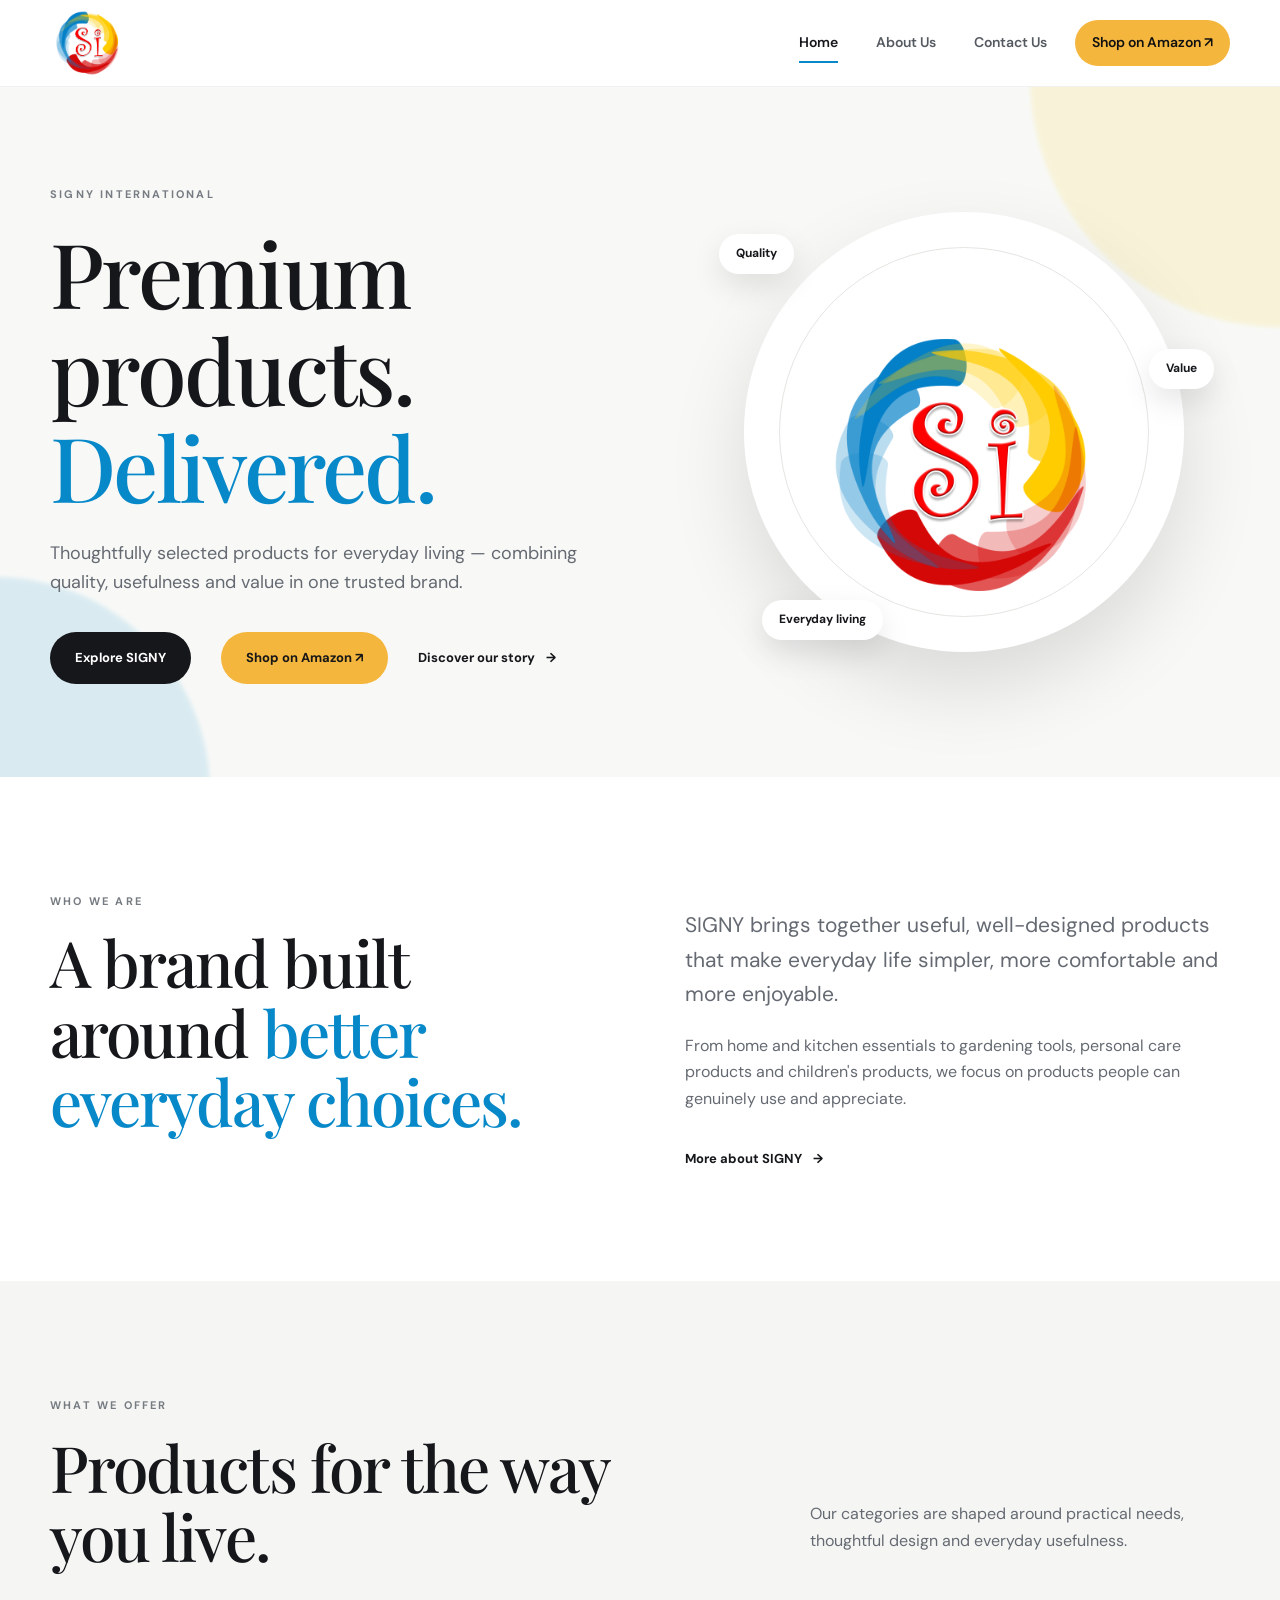
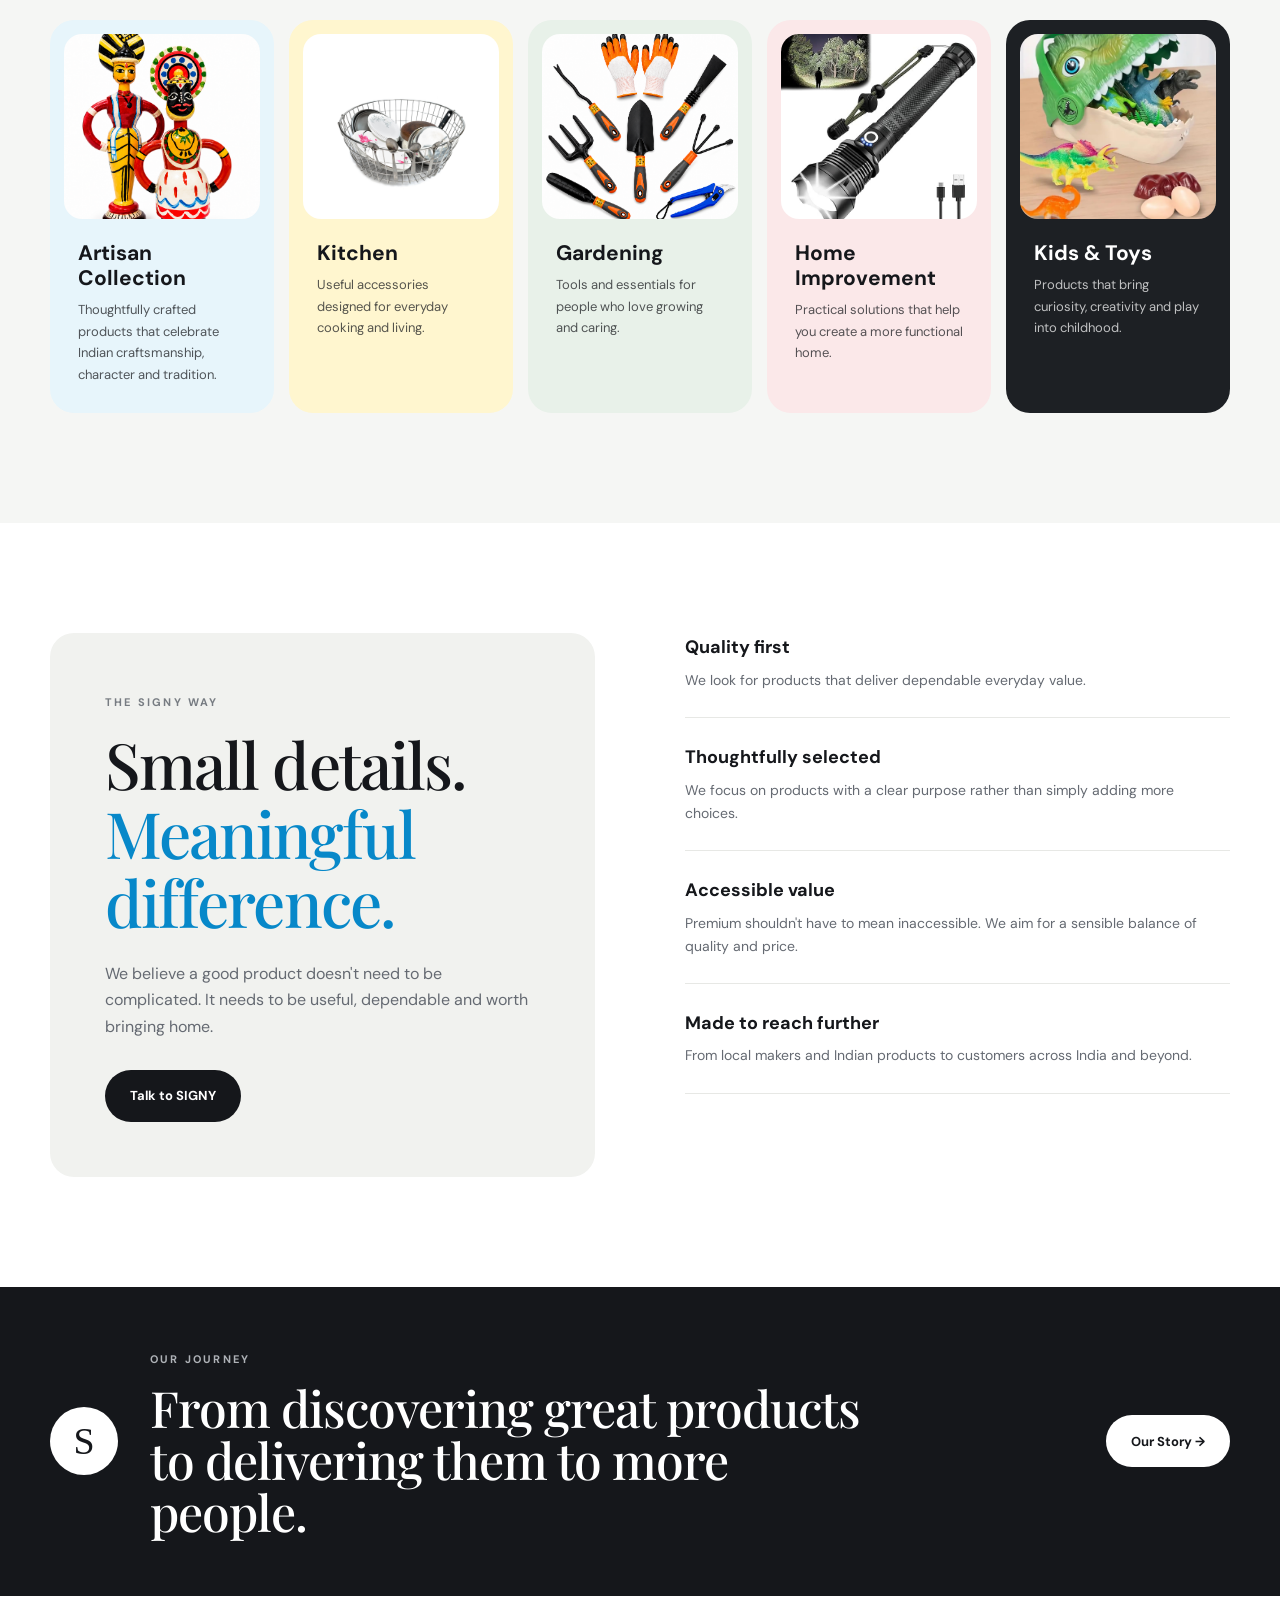
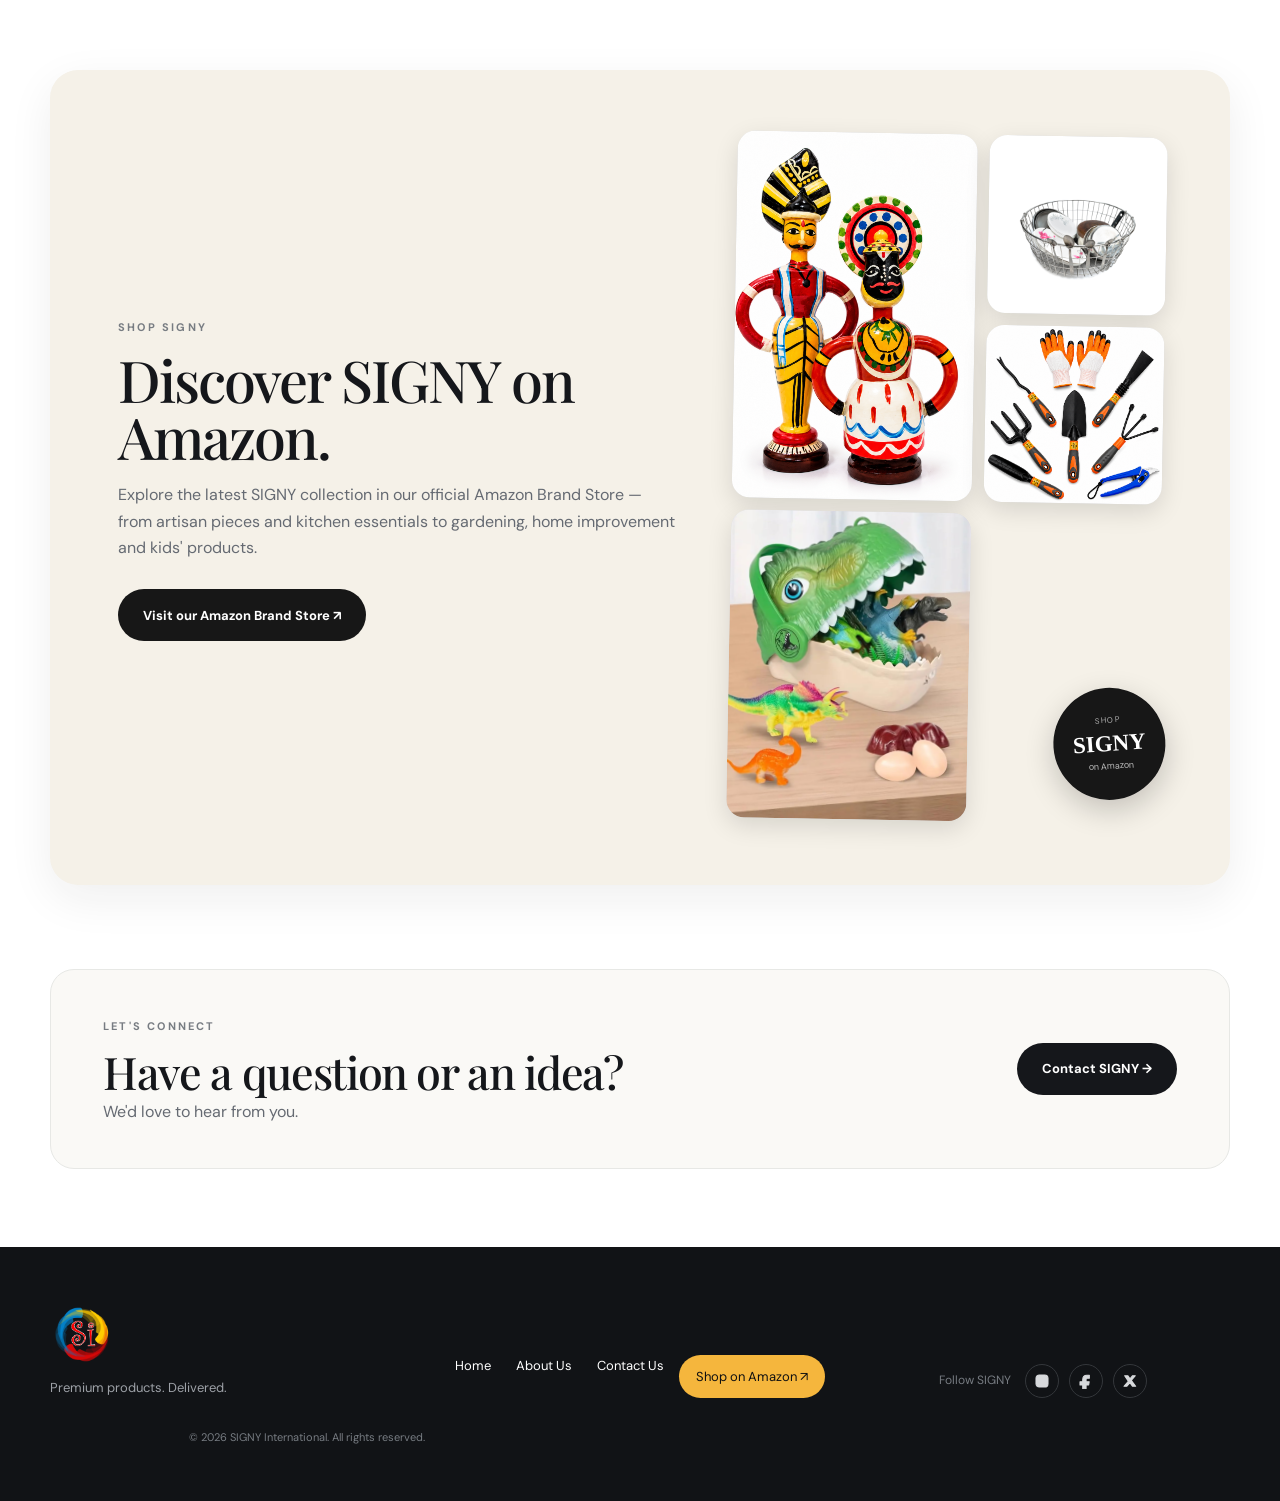
<file: index.html>
<!DOCTYPE html>
<html lang="en">
<head>
  <meta charset="UTF-8">
  <meta name="viewport" content="width=device-width, initial-scale=1.0">
  <meta name="description" content="Discover SIGNY's curated collection of artisan products, kitchen accessories, gardening tools, home improvement products, and kids & toys. Shop SIGNY on Amazon.">
  <title>SIGNY International | Premium Products Delivered</title>
  <meta name="robots" content="index, follow">
  <link rel="canonical" href="https://signyinternational.com/">
  <meta property="og:type" content="website">
  <meta property="og:title" content="SIGNY International | Premium Products Delivered">
  <meta property="og:description" content="Discover SIGNY's curated collection of artisan products, kitchen accessories, gardening tools, home improvement products, and kids & toys. Shop SIGNY on Amazon.">
  <meta property="og:url" content="https://signyinternational.com/">
  <meta property="og:image" content="https://signyinternational.com/images/signy-social-share.jpg">
  <meta property="og:image:width" content="1200">
  <meta property="og:image:height" content="630">
  <meta property="og:image:alt" content="SIGNY International — Premium Products Delivered">
  <meta name="twitter:card" content="summary_large_image">
  <meta name="twitter:title" content="SIGNY International | Premium Products Delivered">
  <meta name="twitter:description" content="Discover SIGNY's curated collection of artisan products, kitchen accessories, gardening tools, home improvement products, and kids & toys. Shop SIGNY on Amazon.">
  <meta name="twitter:image" content="https://signyinternational.com/images/signy-social-share.jpg">
  <meta name="twitter:image:alt" content="SIGNY International — Premium Products Delivered">
  <script type="application/ld+json">
{
  "@context": "https://schema.org",
  "@type": "Organization",
  "name": "SIGNY International",
  "alternateName": "SIGNY",
  "url": "https://signyinternational.com/",
  "logo": "https://signyinternational.com/images/signy-logo.png",
  "description": "Premium products delivered — thoughtfully selected products for everyday living, including artisan products, kitchen accessories, gardening tools, home improvement products, and kids & toys.",
  "email": "info@signyinternational.com",
  "telephone": "+91 63628 61825",
  "address": {
    "@type": "PostalAddress",
    "streetAddress": "No 11, 3rd Floor, 8th Cross Rd, Indira Nagar II Stage, Stage 1, Indiranagar",
    "addressLocality": "Bengaluru",
    "addressRegion": "Karnataka",
    "postalCode": "560038",
    "addressCountry": "IN"
  },
  "sameAs": [
    "https://www.instagram.com/signyinternational/",
    "https://x.com/SignyIntl",
    "https://www.facebook.com/SignyInternationalIndia"
  ]
}
  </script>
  <link rel="icon" type="image/png" href="images/signy-logo.png">
  <link rel="preconnect" href="https://fonts.googleapis.com">
  <link rel="preconnect" href="https://fonts.gstatic.com" crossorigin>
  <link href="https://fonts.googleapis.com/css2?family=DM+Sans:wght@400;500;600;700&family=Playfair+Display:wght@500;600&display=swap" rel="stylesheet">
  <link rel="stylesheet" href="css/style.css">
</head>
<body>
  <header class="site-header">
    <div class="container nav-wrap">
      <a class="brand" href="index.html" aria-label="SIGNY home">
        <img src="images/signy-logo.png" alt="SIGNY logo">
      </a>
      <button class="menu-toggle" aria-label="Open menu" aria-expanded="false">☰</button>
      <nav class="nav" aria-label="Main navigation">
        <a class="active" href="index.html">Home</a>
        <a href="about.html">About Us</a>
        <a href="contact.html">Contact Us</a><a class="amazon-nav-btn" href="https://www.amazon.in/stores/SIGNY/page/BCE738D8-4F63-47C7-90CA-2BE70BB4F758?lp_asin=B0H7W84J7Y&store_ref=bl_ast_dp_brandlogo_sto" target="_blank" rel="noopener noreferrer">Shop on Amazon ↗</a>
      </nav>
    </div>
  </header>

  <main>
    <section class="hero">
      <div class="hero-orb orb-blue"></div>
      <div class="hero-orb orb-yellow"></div>
      <div class="container hero-grid">
        <div class="hero-copy reveal">
          <span class="eyebrow">SIGNY INTERNATIONAL</span>
          <h1>Premium products.<br><em>Delivered.</em></h1>
          <p class="hero-text">Thoughtfully selected products for everyday living — combining quality, usefulness and value in one trusted brand.</p>
          <div class="hero-actions">
            <a class="btn btn-primary" href="#categories">Explore SIGNY</a>
            <a class="btn btn-amazon" href="https://www.amazon.in/stores/SIGNY/page/BCE738D8-4F63-47C7-90CA-2BE70BB4F758?lp_asin=B0H7W84J7Y&store_ref=bl_ast_dp_brandlogo_sto" target="_blank" rel="noopener noreferrer">Shop on Amazon ↗</a>
            <a class="text-link" href="about.html">Discover our story <span>→</span></a>
          </div>
        </div>
        <div class="hero-visual reveal">
          <div class="logo-card">
            <div class="logo-ring"></div>
            <img src="images/signy-logo.png" alt="SIGNY">
          </div>
          <div class="floating-tag tag-one">Quality</div>
          <div class="floating-tag tag-two">Value</div>
          <div class="floating-tag tag-three">Everyday living</div>
        </div>
      </div>
    </section>

    <section class="intro section">
      <div class="container intro-grid">
        <div>
          <span class="eyebrow">WHO WE ARE</span>
          <h2>A brand built around <span>better everyday choices.</span></h2>
        </div>
        <div>
          <p class="lead">SIGNY brings together useful, well-designed products that make everyday life simpler, more comfortable and more enjoyable.</p>
          <p>From home and kitchen essentials to gardening tools, personal care products and children's products, we focus on products people can genuinely use and appreciate.</p>
          <a class="text-link dark" href="about.html">More about SIGNY <span>→</span></a>
        </div>
      </div>
    </section>

    <section id="categories" class="categories section section-soft">
      <div class="container">
        <div class="section-heading">
          <div>
            <span class="eyebrow">WHAT WE OFFER</span>
            <h2>Products for the way<br>you live.</h2>
          </div>
          <p>Our categories are shaped around practical needs, thoughtful design and everyday usefulness.</p>
        </div>

        <div class="category-grid">
          <a class="category-card card-blue" href="about.html">
            <div class="category-image category-slideshow" data-interval="3600">
              <img class="category-slide active" src="images/categories/artisan-yakshagana.png" alt="Handcrafted Yakshagana wooden dolls" loading="lazy" decoding="async">
              <img class="category-slide" src="images/categories/artisan-wooden-horses.png" alt="Handcrafted wooden horse toys" loading="lazy" decoding="async">
              <img class="category-slide" src="images/categories/artisan-nesting-dolls.png" alt="Handcrafted nesting dolls" loading="lazy" decoding="async">
            </div>
            <h3>Artisan Collection</h3>
            <p>Thoughtfully crafted products that celebrate Indian craftsmanship, character and tradition.</p>
          </a>
          <a class="category-card card-yellow" href="contact.html">
            <div class="category-image category-slideshow" data-interval="3900">
              <img class="category-slide active" src="images/categories/kitchen-basket.jpg" alt="Kitchen basket with utensils and cookware" loading="lazy" decoding="async">
              <img class="category-slide" src="images/categories/kitchen-tools.jpeg" alt="Kitchen tools and vegetable preparation accessories" loading="lazy" decoding="async">
            </div>
            <h3>Kitchen</h3>
            <p>Useful accessories designed for everyday cooking and living.</p>
          </a>
          <a class="category-card card-green" href="contact.html">
            <div class="category-image category-slideshow" data-interval="3600">
              <img class="category-slide active" src="images/categories/gardening-tools.png" alt="Gardening hand tools and gloves" loading="lazy" decoding="async">
              <img class="category-slide" src="images/categories/gardening-racks.png" alt="Garden plant support racks" loading="lazy" decoding="async">
              <img class="category-slide" src="images/categories/gardening-fruit-picker.jpg" alt="Garden fruit picker tool" loading="lazy" decoding="async">
            </div>
            <h3>Gardening</h3>
            <p>Tools and essentials for people who love growing and caring.</p>
          </a>
          <a class="category-card card-red" href="contact.html">
            <div class="category-image category-slideshow" data-interval="3600">
              <img class="category-slide active" src="images/categories/home-flashlight.jpg" alt="Rechargeable flashlight" loading="lazy" decoding="async">
              <img class="category-slide" src="images/categories/home-multi-hook.jpg" alt="Multi-hook hanging organizer" loading="lazy" decoding="async">
              <img class="category-slide" src="images/categories/home-decorative.jpg" alt="Decorative hanging home product" loading="lazy" decoding="async">
            </div>
            <h3>Home Improvement</h3>
            <p>Practical solutions that help you create a more functional home.</p>
          </a>
          <a class="category-card card-dark" href="contact.html">
            <div class="category-image category-slideshow" data-interval="3300">
              <img class="category-slide active" src="images/categories/kids-dinosaur.jpg" alt="Dinosaur themed children's toy set" loading="lazy" decoding="async">
              <img class="category-slide" src="images/categories/kids-speaker.jpg" alt="Children's portable speaker and microphone" loading="lazy" decoding="async">
              <img class="category-slide" src="images/categories/kids-walkie-talkie.jpg" alt="Colorful children's walkie-talkie toy" loading="lazy" decoding="async">
            </div>
            <h3>Kids &amp; Toys</h3>
            <p>Products that bring curiosity, creativity and play into childhood.</p>
          </a>
        </div>
      </div>
    </section>

    <section class="why section">
      <div class="container why-grid">
        <div class="why-panel">
          <span class="eyebrow">THE SIGNY WAY</span>
          <h2>Small details.<br><span>Meaningful difference.</span></h2>
          <p>We believe a good product doesn't need to be complicated. It needs to be useful, dependable and worth bringing home.</p>
          <a class="btn btn-dark" href="contact.html">Talk to SIGNY</a>
        </div>
        <div class="values">
          <div class="value">
<div><h3>Quality first</h3><p>We look for products that deliver dependable everyday value.</p></div>
          </div>
          <div class="value">
<div><h3>Thoughtfully selected</h3><p>We focus on products with a clear purpose rather than simply adding more choices.</p></div>
          </div>
          <div class="value">
<div><h3>Accessible value</h3><p>Premium shouldn't have to mean inaccessible. We aim for a sensible balance of quality and price.</p></div>
          </div>
          <div class="value">
<div><h3>Made to reach further</h3><p>From local makers and Indian products to customers across India and beyond.</p></div>
          </div>
        </div>
      </div>
    </section>

    <section class="story-strip">
      <div class="container story-grid">
        <div class="story-mark">S</div>
        <div class="story-copy">
          <span class="eyebrow">OUR JOURNEY</span>
          <h2>From discovering great products to delivering them to more people.</h2>
        </div>
        <a class="btn btn-light" href="about.html">Our Story →</a>
      </div>
    </section>

    <section id="shop-amazon" class="amazon-section section">
      <div class="container amazon-box">
        <div class="amazon-copy">
          <span class="eyebrow">SHOP SIGNY</span>
          <h2>Discover SIGNY on Amazon.</h2>
          <p>Explore the latest SIGNY collection in our official Amazon Brand Store — from artisan pieces and kitchen essentials to gardening, home improvement and kids' products.</p>
          <a class="btn btn-amazon-large" href="https://www.amazon.in/stores/SIGNY/page/BCE738D8-4F63-47C7-90CA-2BE70BB4F758?lp_asin=B0H7W84J7Y&store_ref=bl_ast_dp_brandlogo_sto" target="_blank" rel="noopener noreferrer">Visit our Amazon Brand Store ↗</a>
        </div>
        <div class="amazon-visual" aria-label="A selection of SIGNY products">
          <div class="amazon-tile amazon-tile-main"><img src="images/categories/artisan-yakshagana.png" alt="SIGNY artisan collection"></div>
          <div class="amazon-tile"><img src="images/categories/kitchen-basket.jpg" alt="SIGNY kitchen products"></div>
          <div class="amazon-tile"><img src="images/categories/gardening-tools.png" alt="SIGNY gardening products"></div>
          <div class="amazon-tile"><img src="images/categories/kids-dinosaur.jpg" alt="SIGNY kids products"></div>
          <div class="amazon-badge"><span>SHOP</span><strong>SIGNY</strong><small>on Amazon</small></div>
        </div>
      </div>
    </section>

    <section class="contact-cta section">
      <div class="container cta-box">
        <div>
          <span class="eyebrow">LET'S CONNECT</span>
          <h2>Have a question or an idea?</h2>
          <p>We'd love to hear from you.</p>
        </div>
        <a class="btn btn-primary" href="contact.html">Contact SIGNY →</a>
      </div>
    </section>
  </main>

  <footer class="footer">
    <div class="container footer-grid">
      <div>
        <img src="images/signy-logo.png" alt="SIGNY" class="footer-logo">
        <p>Premium products. Delivered.</p>
      </div>
      <div class="footer-links">
        <a href="index.html">Home</a>
        <a href="about.html">About Us</a>
        <a href="contact.html">Contact Us</a><a class="amazon-nav-btn" href="https://www.amazon.in/stores/SIGNY/page/BCE738D8-4F63-47C7-90CA-2BE70BB4F758?lp_asin=B0H7W84J7Y&store_ref=bl_ast_dp_brandlogo_sto" target="_blank" rel="noopener noreferrer">Shop on Amazon ↗</a>
      </div>
<div class="footer-social" aria-label="SIGNY social profiles">
        <span>Follow SIGNY</span>
        <a href="https://www.instagram.com/signyinternational/" target="_blank" rel="noopener noreferrer" aria-label="SIGNY on Instagram">
          <svg viewBox="0 0 24 24" aria-hidden="true"><rect x="3" y="3" width="18" height="18" rx="5"></rect><circle cx="12" cy="12" r="4.2"></circle><circle cx="17.4" cy="6.7" r="1.1" class="fill"></circle></svg>
        </a>
        <a href="https://www.facebook.com/SignyInternationalIndia" target="_blank" rel="noopener noreferrer" aria-label="SIGNY on Facebook">
          <svg viewBox="0 0 24 24" aria-hidden="true"><path d="M14 8h3V3.5c-.5-.1-2-.2-3.7-.2-3.7 0-6.2 2.2-6.2 6.3V13H3v5h4.1v5.8h5V18H16l.8-5h-4.7V10c0-1.4.4-2 1.9-2Z"></path></svg>
        </a>
        <a href="https://x.com/SignyIntl" target="_blank" rel="noopener noreferrer" aria-label="SIGNY on X">
          <svg viewBox="0 0 24 24" aria-hidden="true"><path d="M4 4h4.6l3.4 4.8L15.9 4H20l-6.1 7.1L20.5 20h-4.6l-4-5.5L7.1 20H3l6.5-7.6L4 4Zm3.2 2 8.8 12h1.3L8.5 6H7.2Z"></path></svg>
        </a>
      </div>
      <div class="footer-copy">© <span id="year"></span> SIGNY International. All rights reserved.</div>
    </div>
  </footer>

  <script src="js/script.js"></script>
</body>
</html>
</file>
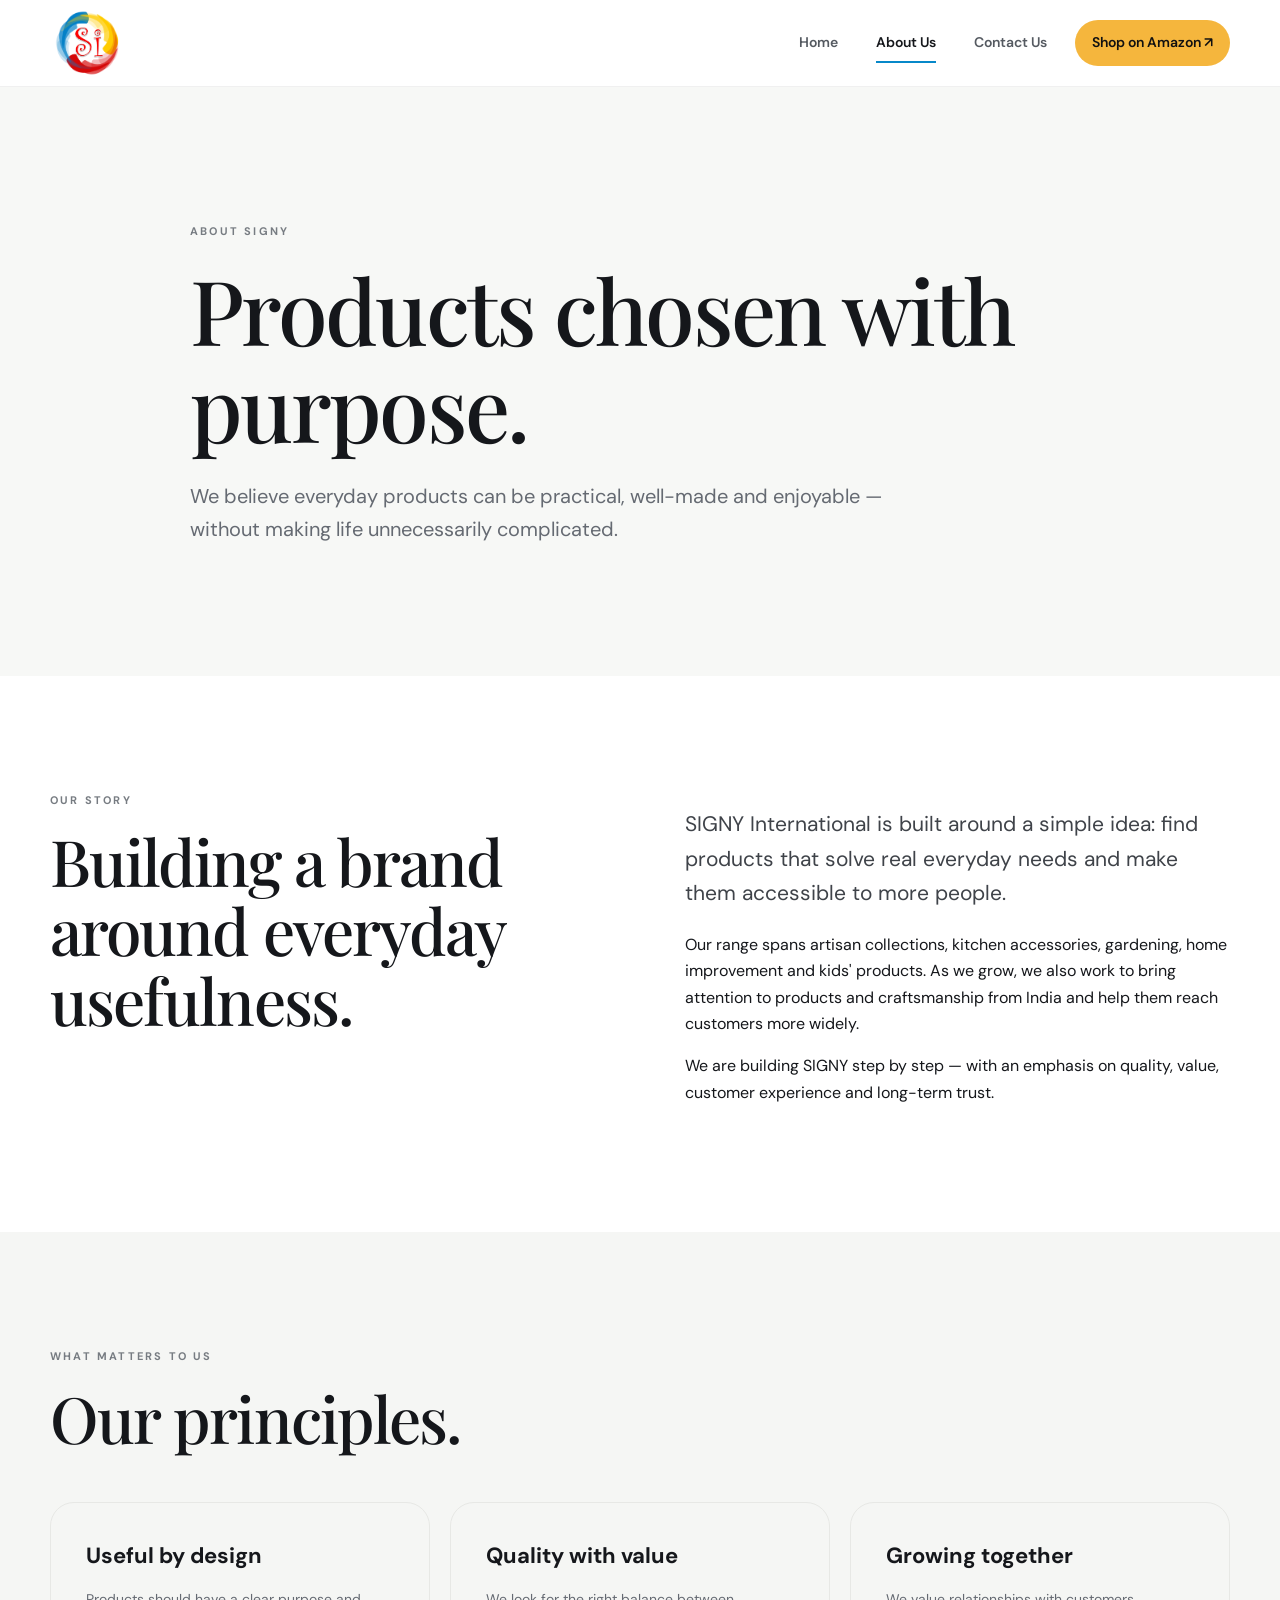
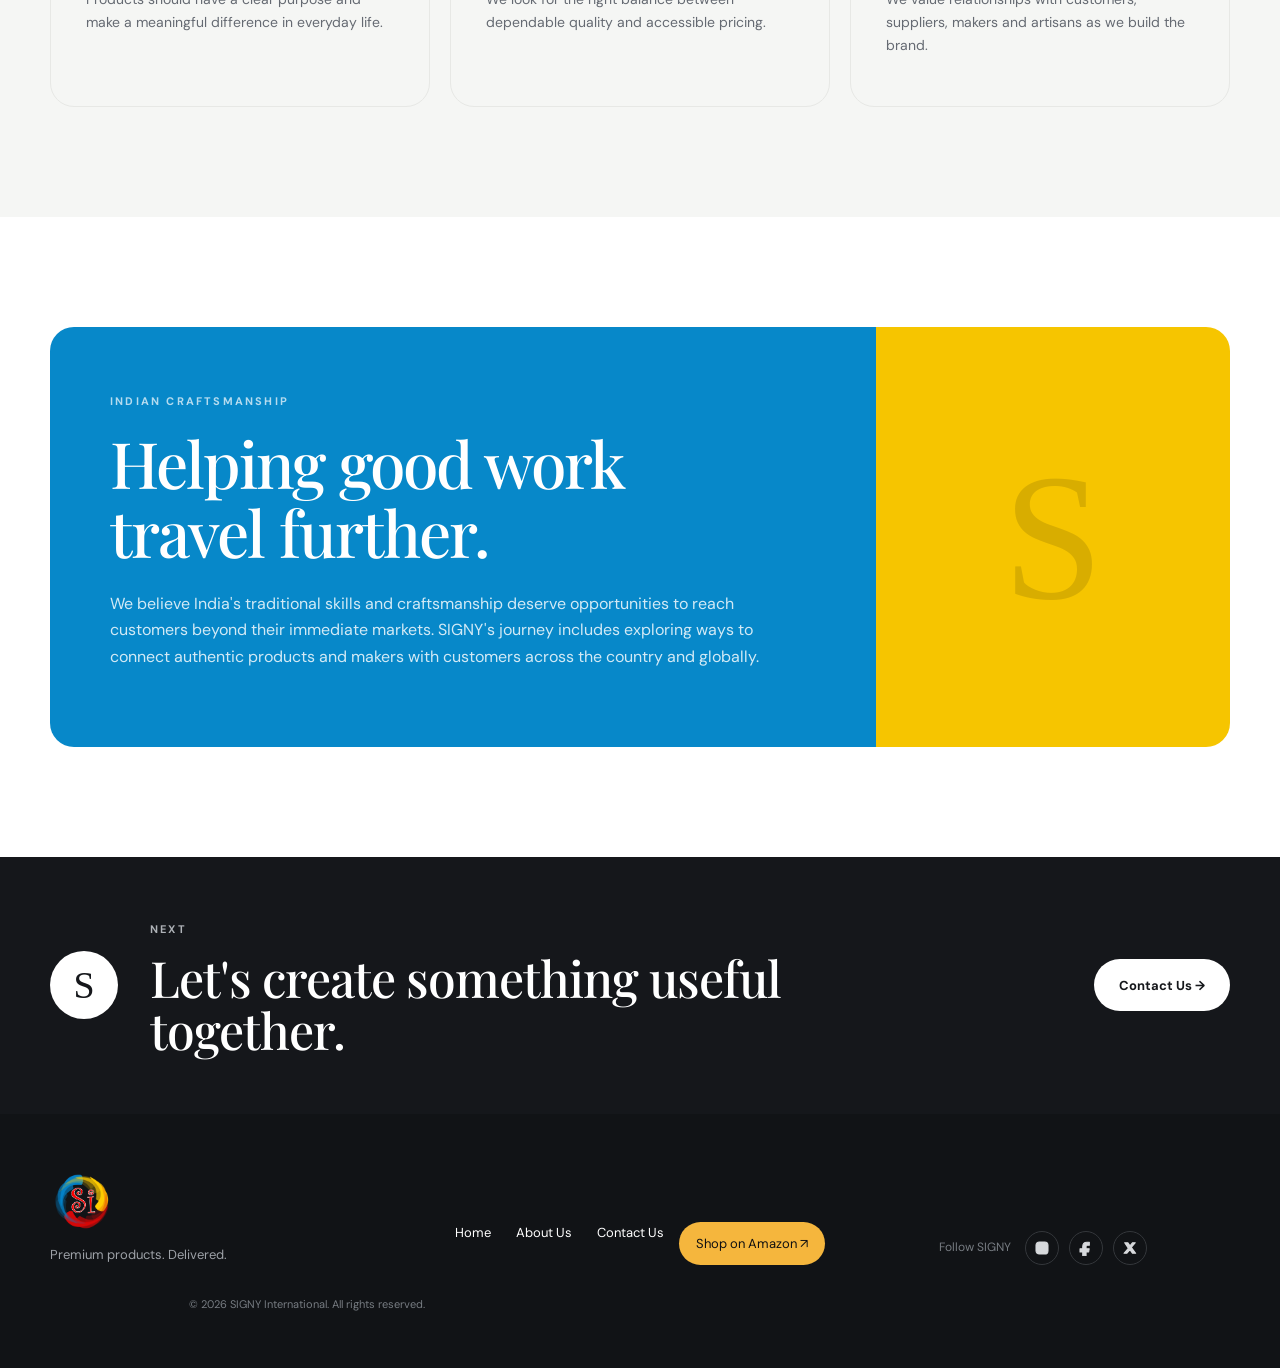
<file: about.html>
<!DOCTYPE html>
<html lang="en">
<head>
  <meta charset="UTF-8">
  <meta name="viewport" content="width=device-width, initial-scale=1.0">
  <meta name="description" content="Learn about SIGNY International, our story, our principles and our focus on useful, quality products and Indian craftsmanship.">
  <title>About SIGNY International | Our Story & Principles</title>
  <meta name="robots" content="index, follow">
  <link rel="canonical" href="https://signyinternational.com/about.html">
  <meta property="og:type" content="website">
  <meta property="og:title" content="About SIGNY International | Our Story & Principles">
  <meta property="og:description" content="Learn about SIGNY International, our story, our principles and our focus on useful, quality products and Indian craftsmanship.">
  <meta property="og:url" content="https://signyinternational.com/about.html">
  <meta property="og:image" content="https://signyinternational.com/images/signy-social-share.jpg">
  <meta property="og:image:width" content="1200">
  <meta property="og:image:height" content="630">
  <meta property="og:image:alt" content="SIGNY International — Premium Products Delivered">
  <meta name="twitter:card" content="summary_large_image">
  <meta name="twitter:title" content="About SIGNY International | Our Story & Principles">
  <meta name="twitter:description" content="Learn about SIGNY International, our story, our principles and our focus on useful, quality products and Indian craftsmanship.">
  <meta name="twitter:image" content="https://signyinternational.com/images/signy-social-share.jpg">
  <meta name="twitter:image:alt" content="SIGNY International — Premium Products Delivered">
  <link rel="icon" type="image/png" href="images/signy-logo.png">
  <link rel="preconnect" href="https://fonts.googleapis.com">
  <link rel="preconnect" href="https://fonts.gstatic.com" crossorigin>
  <link href="https://fonts.googleapis.com/css2?family=DM+Sans:wght@400;500;600;700&family=Playfair+Display:wght@500;600&display=swap" rel="stylesheet">
  <link rel="stylesheet" href="css/style.css">
</head>
<body>
<header class="site-header">
  <div class="container nav-wrap">
    <a class="brand" href="index.html"><img src="images/signy-logo.png" alt="SIGNY logo"></a>
    <button class="menu-toggle" aria-label="Open menu" aria-expanded="false">☰</button>
    <nav class="nav"><a href="index.html">Home</a><a class="active" href="about.html">About Us</a><a href="contact.html">Contact Us</a><a class="amazon-nav-btn" href="https://www.amazon.in/stores/SIGNY/page/BCE738D8-4F63-47C7-90CA-2BE70BB4F758?lp_asin=B0H7W84J7Y&store_ref=bl_ast_dp_brandlogo_sto" target="_blank" rel="noopener noreferrer">Shop on Amazon ↗</a></nav>
  </div>
</header>

<main>
  <section class="page-hero">
    <div class="container narrow">
      <span class="eyebrow">ABOUT SIGNY</span>
      <h1>Products chosen with purpose.</h1>
      <p>We believe everyday products can be practical, well-made and enjoyable — without making life unnecessarily complicated.</p>
    </div>
  </section>

  <section class="section">
    <div class="container about-grid">
      <div><span class="eyebrow">OUR STORY</span><h2>Building a brand around everyday usefulness.</h2></div>
      <div>
        <p class="lead">SIGNY International is built around a simple idea: find products that solve real everyday needs and make them accessible to more people.</p>
        <p>Our range spans artisan collections, kitchen accessories, gardening, home improvement and kids' products. As we grow, we also work to bring attention to products and craftsmanship from India and help them reach customers more widely.</p>
        <p>We are building SIGNY step by step — with an emphasis on quality, value, customer experience and long-term trust.</p>
      </div>
    </div>
  </section>

  <section class="section section-soft">
    <div class="container">
      <div class="section-heading"><div><span class="eyebrow">WHAT MATTERS TO US</span><h2>Our principles.</h2></div></div>
      <div class="principles">
        <div><h3>Useful by design</h3><p>Products should have a clear purpose and make a meaningful difference in everyday life.</p></div>
        <div><h3>Quality with value</h3><p>We look for the right balance between dependable quality and accessible pricing.</p></div>
        <div><h3>Growing together</h3><p>We value relationships with customers, suppliers, makers and artisans as we build the brand.</p></div>
      </div>
    </div>
  </section>

  <section class="section">
    <div class="container artisan">
      <div class="artisan-box">
        <span class="eyebrow">INDIAN CRAFTSMANSHIP</span>
        <h2>Helping good work travel further.</h2>
        <p>We believe India's traditional skills and craftsmanship deserve opportunities to reach customers beyond their immediate markets. SIGNY's journey includes exploring ways to connect authentic products and makers with customers across the country and globally.</p>
      </div>
      <div class="artisan-side"><div class="big-letter">S</div></div>
    </div>
  </section>

  <section class="story-strip">
    <div class="container story-grid">
      <div class="story-mark">S</div>
      <div><span class="eyebrow">NEXT</span><h2>Let's create something useful together.</h2></div>
      <a class="btn btn-light" href="contact.html">Contact Us →</a>
    </div>
  </section>
</main>

<footer class="footer">
  <div class="container footer-grid">
    <div><img src="images/signy-logo.png" alt="SIGNY" class="footer-logo"><p>Premium products. Delivered.</p></div>
    <div class="footer-links"><a href="index.html">Home</a><a href="about.html">About Us</a><a href="contact.html">Contact Us</a><a class="amazon-nav-btn" href="https://www.amazon.in/stores/SIGNY/page/BCE738D8-4F63-47C7-90CA-2BE70BB4F758?lp_asin=B0H7W84J7Y&store_ref=bl_ast_dp_brandlogo_sto" target="_blank" rel="noopener noreferrer">Shop on Amazon ↗</a></div>
    <div class="footer-social" aria-label="SIGNY social profiles">
      <span>Follow SIGNY</span>
      <a href="https://www.instagram.com/signyinternational/" target="_blank" rel="noopener noreferrer" aria-label="SIGNY on Instagram">
        <svg viewBox="0 0 24 24" aria-hidden="true"><rect x="3" y="3" width="18" height="18" rx="5"></rect><circle cx="12" cy="12" r="4.2"></circle><circle cx="17.4" cy="6.7" r="1.1" class="fill"></circle></svg>
      </a>
      <a href="https://www.facebook.com/SignyInternationalIndia" target="_blank" rel="noopener noreferrer" aria-label="SIGNY on Facebook">
        <svg viewBox="0 0 24 24" aria-hidden="true"><path d="M14 8h3V3.5c-.5-.1-2-.2-3.7-.2-3.7 0-6.2 2.2-6.2 6.3V13H3v5h4.1v5.8h5V18H16l.8-5h-4.7V10c0-1.4.4-2 1.9-2Z"></path></svg>
      </a>
      <a href="https://x.com/SignyIntl" target="_blank" rel="noopener noreferrer" aria-label="SIGNY on X">
        <svg viewBox="0 0 24 24" aria-hidden="true"><path d="M4 4h4.6l3.4 4.8L15.9 4H20l-6.1 7.1L20.5 20h-4.6l-4-5.5L7.1 20H3l6.5-7.6L4 4Zm3.2 2 8.8 12h1.3L8.5 6H7.2Z"></path></svg>
      </a>
    </div>
    <div class="footer-copy">© <span id="year"></span> SIGNY International. All rights reserved.</div>
  </div>
</footer>
<script src="js/script.js"></script>
</body>
</html>
</file>
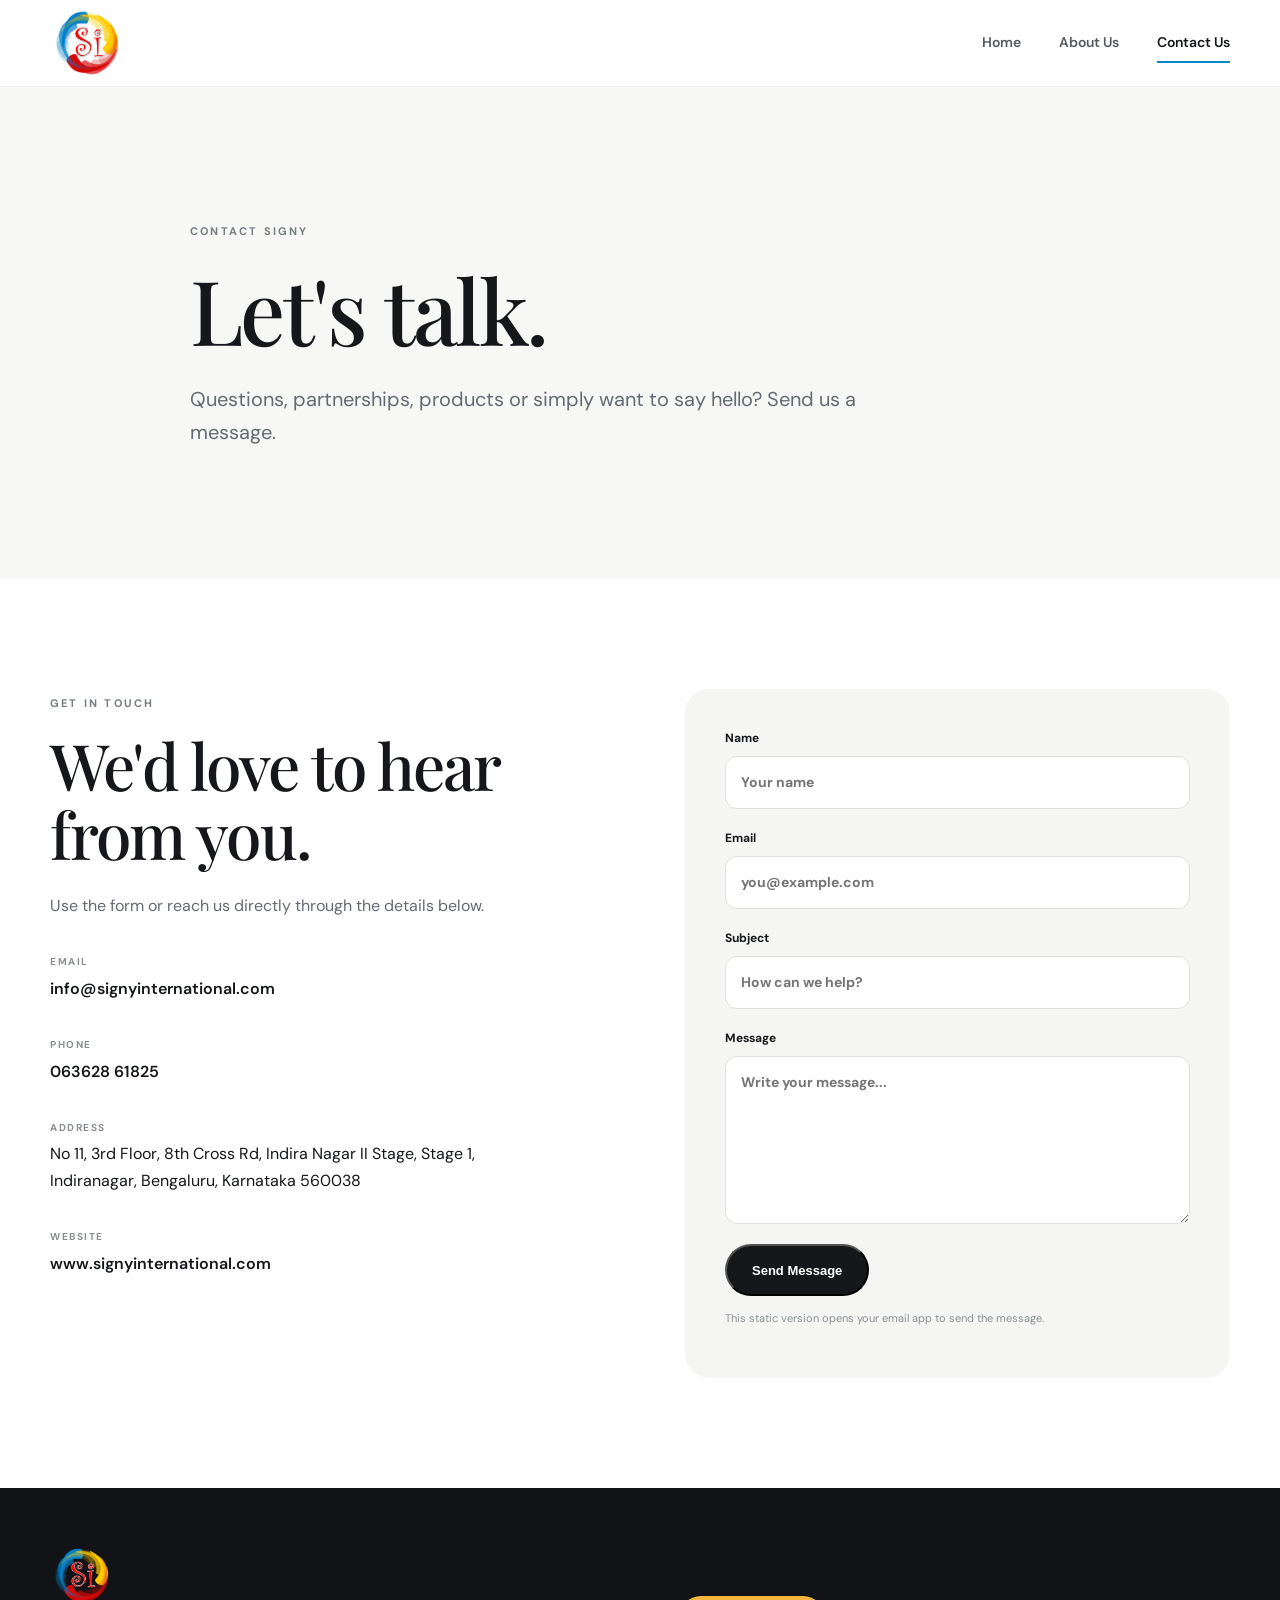
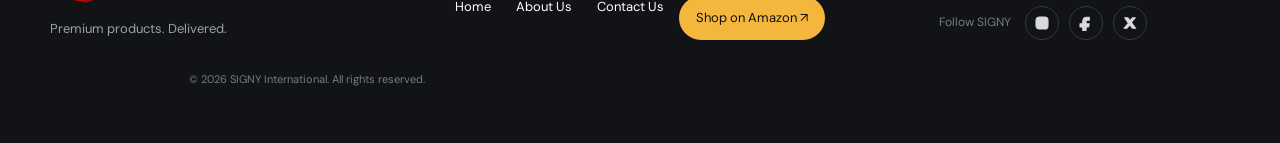
<file: contact.html>
<!DOCTYPE html>
<html lang="en">
<head>
  <meta charset="UTF-8">
  <meta name="viewport" content="width=device-width, initial-scale=1.0">
  <meta name="description" content="Contact SIGNY International in Bengaluru for questions, partnerships, products and business enquiries.">
  <title>Contact SIGNY International | Bengaluru</title>
  <meta name="robots" content="index, follow">
  <link rel="canonical" href="https://signyinternational.com/contact.html">
  <meta property="og:type" content="website">
  <meta property="og:title" content="Contact SIGNY International | Bengaluru">
  <meta property="og:description" content="Contact SIGNY International in Bengaluru for questions, partnerships, products and business enquiries.">
  <meta property="og:url" content="https://signyinternational.com/contact.html">
  <meta property="og:image" content="https://signyinternational.com/images/signy-social-share.jpg">
  <meta property="og:image:width" content="1200">
  <meta property="og:image:height" content="630">
  <meta property="og:image:alt" content="SIGNY International — Premium Products Delivered">
  <meta name="twitter:card" content="summary_large_image">
  <meta name="twitter:title" content="Contact SIGNY International | Bengaluru">
  <meta name="twitter:description" content="Contact SIGNY International in Bengaluru for questions, partnerships, products and business enquiries.">
  <meta name="twitter:image" content="https://signyinternational.com/images/signy-social-share.jpg">
  <meta name="twitter:image:alt" content="SIGNY International — Premium Products Delivered">
  <link rel="icon" type="image/png" href="images/signy-logo.png">
  <link rel="preconnect" href="https://fonts.googleapis.com">
  <link rel="preconnect" href="https://fonts.gstatic.com" crossorigin>
  <link href="https://fonts.googleapis.com/css2?family=DM+Sans:wght@400;500;600;700&family=Playfair+Display:wght@500;600&display=swap" rel="stylesheet">
  <link rel="stylesheet" href="css/style.css">
</head>
<body>
<header class="site-header">
  <div class="container nav-wrap">
    <a class="brand" href="index.html"><img src="images/signy-logo.png" alt="SIGNY logo"></a>
    <button class="menu-toggle" aria-label="Open menu" aria-expanded="false">☰</button>
    <nav class="nav"><a href="index.html">Home</a><a href="about.html">About Us</a><a class="active" href="contact.html">Contact Us</a></nav>
  </div>
</header>

<main>
  <section class="page-hero">
    <div class="container narrow">
      <span class="eyebrow">CONTACT SIGNY</span>
      <h1>Let's talk.</h1>
      <p>Questions, partnerships, products or simply want to say hello? Send us a message.</p>
    </div>
  </section>

  <section class="section contact-section">
    <div class="container contact-grid">
      <div class="contact-info">
        <span class="eyebrow">GET IN TOUCH</span>
        <h2>We'd love to hear from you.</h2>
        <p>Use the form or reach us directly through the details below.</p>

        <div class="contact-detail">
          <span>Email</span>
          <a href="mailto:info@signyinternational.com">info@signyinternational.com</a>
        </div>
        <div class="contact-detail">
          <span>Phone</span>
          <a href="tel:+916362861825">063628 61825</a>
        </div>
        <div class="contact-detail">
          <span>Address</span>
          <p>No 11, 3rd Floor, 8th Cross Rd, Indira Nagar II Stage, Stage 1,<br>Indiranagar, Bengaluru, Karnataka 560038</p>
        </div>
        <div class="contact-detail">
          <span>Website</span>
          <a href="https://www.signyinternational.com" target="_blank" rel="noopener">www.signyinternational.com</a>
        </div>
      </div>

      <form class="contact-form" id="contactForm">
        <label>Name<input type="text" name="name" required placeholder="Your name"></label>
        <label>Email<input type="email" name="email" required placeholder="you@example.com"></label>
        <label>Subject<input type="text" name="subject" placeholder="How can we help?"></label>
        <label>Message<textarea name="message" rows="6" required placeholder="Write your message..."></textarea></label>
        <button class="btn btn-primary" type="submit">Send Message</button>
        <p class="form-note">This static version opens your email app to send the message.</p>
      </form>
    </div>
  </section>
</main>

<footer class="footer">
  <div class="container footer-grid">
    <div><img src="images/signy-logo.png" alt="SIGNY" class="footer-logo"><p>Premium products. Delivered.</p></div>
    <div class="footer-links"><a href="index.html">Home</a><a href="about.html">About Us</a><a href="contact.html">Contact Us</a><a class="amazon-nav-btn" href="https://www.amazon.in/stores/SIGNY/page/BCE738D8-4F63-47C7-90CA-2BE70BB4F758?lp_asin=B0H7W84J7Y&store_ref=bl_ast_dp_brandlogo_sto" target="_blank" rel="noopener noreferrer">Shop on Amazon ↗</a></div>
    <div class="footer-social" aria-label="SIGNY social profiles">
      <span>Follow SIGNY</span>
      <a href="https://www.instagram.com/signyinternational/" target="_blank" rel="noopener noreferrer" aria-label="SIGNY on Instagram">
        <svg viewBox="0 0 24 24" aria-hidden="true"><rect x="3" y="3" width="18" height="18" rx="5"></rect><circle cx="12" cy="12" r="4.2"></circle><circle cx="17.4" cy="6.7" r="1.1" class="fill"></circle></svg>
      </a>
      <a href="https://www.facebook.com/SignyInternationalIndia" target="_blank" rel="noopener noreferrer" aria-label="SIGNY on Facebook">
        <svg viewBox="0 0 24 24" aria-hidden="true"><path d="M14 8h3V3.5c-.5-.1-2-.2-3.7-.2-3.7 0-6.2 2.2-6.2 6.3V13H3v5h4.1v5.8h5V18H16l.8-5h-4.7V10c0-1.4.4-2 1.9-2Z"></path></svg>
      </a>
      <a href="https://x.com/SignyIntl" target="_blank" rel="noopener noreferrer" aria-label="SIGNY on X">
        <svg viewBox="0 0 24 24" aria-hidden="true"><path d="M4 4h4.6l3.4 4.8L15.9 4H20l-6.1 7.1L20.5 20h-4.6l-4-5.5L7.1 20H3l6.5-7.6L4 4Zm3.2 2 8.8 12h1.3L8.5 6H7.2Z"></path></svg>
      </a>
    </div>
    <div class="footer-copy">© <span id="year"></span> SIGNY International. All rights reserved.</div>
  </div>
</footer>
<script src="js/script.js"></script>
</body>
</html>
</file>
<file: css/style.css>
/* SIGNY — Static Website
   Premium, responsive, lightweight.
*/
:root {
  --ink: #15171b;
  --muted: #656a72;
  --paper: #ffffff;
  --soft: #f5f6f4;
  --line: #e7e8e5;
  --blue: #0788c9;
  --yellow: #f6c500;
  --red: #e20b16;
  --green: #5d9a70;
  --max: 1180px;
  --radius: 24px;
}

* { box-sizing: border-box; }
html { scroll-behavior: smooth; }
body {
  margin: 0;
  color: var(--ink);
  background: var(--paper);
  font-family: "DM Sans", Arial, sans-serif;
  line-height: 1.65;
}
img { max-width: 100%; display: block; }
a { color: inherit; text-decoration: none; }
.container { width: min(calc(100% - 48px), var(--max)); margin: 0 auto; }
.narrow { max-width: 900px; }

.site-header {
  position: sticky;
  top: 0;
  z-index: 50;
  background: rgba(255,255,255,.94);
  backdrop-filter: blur(16px);
  border-bottom: 1px solid rgba(0,0,0,.06);
}
.nav-wrap { min-height: 86px; display: flex; align-items: center; justify-content: space-between; }
.brand img { width: 76px; height: 76px; object-fit: contain; }
.nav { display: flex; gap: 38px; align-items: center; font-size: 14px; font-weight: 600; }
.nav a { color: #555a61; position: relative; padding: 30px 0; }
.nav a::after { content:""; position:absolute; left:0; bottom:22px; width:0; height:2px; background:var(--blue); transition:.25s; }
.nav a:hover::after, .nav a.active::after { width:100%; }
.nav a.active { color: var(--ink); }
.menu-toggle { display:none; border:0; background:none; font-size:28px; cursor:pointer; }

.hero { position: relative; overflow: hidden; min-height: 690px; background: #f8f9f7; }
.hero-grid { min-height: 690px; display:grid; grid-template-columns: 1.05fr .95fr; align-items:center; gap:60px; position:relative; z-index:2; }
.eyebrow { display:inline-block; color:#777c82; font-size:11px; font-weight:700; letter-spacing:.2em; text-transform:uppercase; }
.hero h1, .page-hero h1, h2 {
  font-family: "Playfair Display", Georgia, serif;
  font-weight: 500;
  line-height: 1.08;
  letter-spacing: -.03em;
}
.hero h1 { font-size: clamp(55px, 7vw, 92px); margin: 18px 0 24px; }
.hero h1 em { font-style:normal; color:var(--blue); }
.hero-text { max-width: 570px; font-size: 18px; color:var(--muted); }
.hero-actions { display:flex; gap:30px; align-items:center; margin-top:34px; }
.btn { display:inline-flex; align-items:center; justify-content:center; min-height:52px; padding:0 25px; border-radius:999px; font-size:13px; font-weight:700; transition:.25s; }
.btn-primary { background:var(--ink); color:#fff; }
.btn-primary:hover { transform:translateY(-2px); background:#000; }
.btn-dark { background:var(--ink); color:#fff; }
.btn-light { background:#fff; color:var(--ink); }
.text-link { font-size:13px; font-weight:700; }
.text-link span { margin-left:8px; transition:.2s; }
.text-link:hover span { margin-left:14px; }
.text-link.dark { display:inline-block; margin-top:20px; }

.hero-visual { display:flex; justify-content:center; align-items:center; position:relative; min-height:520px; }
.logo-card { width:min(440px, 80vw); aspect-ratio:1; border-radius:50%; background:#fff; box-shadow:0 35px 80px rgba(0,0,0,.12); display:grid; place-items:center; position:relative; overflow:hidden; }
.logo-card::before { content:""; position:absolute; inset:8%; border-radius:50%; border:1px solid #e4e5e1; }
.logo-card img { width:70%; position:relative; z-index:2; }
.floating-tag { position:absolute; background:#fff; box-shadow:0 12px 30px rgba(0,0,0,.1); border-radius:999px; padding:10px 17px; font-size:12px; font-weight:700; }
.tag-one { top:12%; left:4%; }
.tag-two { right:3%; top:34%; }
.tag-three { bottom:10%; left:12%; }
.hero-orb { position:absolute; border-radius:50%; filter:blur(2px); opacity:.12; }
.orb-blue { width:430px; height:430px; background:var(--blue); left:-220px; bottom:-230px; }
.orb-yellow { width:500px; height:500px; background:var(--yellow); right:-250px; top:-260px; }

.section { padding:110px 0; }
.section-soft { background:var(--soft); }
.intro-grid, .why-grid, .about-grid, .contact-grid { display:grid; grid-template-columns:1fr 1fr; gap:90px; }
h2 { font-size:clamp(42px, 5vw, 65px); margin:14px 0 25px; }
h2 span { color:var(--blue); }
.lead { font-size:21px; color:#3f4349; }
.intro p { color:var(--muted); }

.section-heading { display:flex; justify-content:space-between; align-items:end; gap:60px; margin-bottom:50px; }
.section-heading h2 { margin-bottom:0; }
.section-heading > p { max-width:420px; color:var(--muted); }

.category-grid { display:grid; grid-template-columns:repeat(5, 1fr); gap:15px; }
.category-card { min-height: 390px; padding: 14px 14px 28px; border-radius: var(--radius); display:flex; flex-direction:column; overflow:hidden; transition:transform .3s ease, box-shadow .3s ease; }
.category-card:hover { transform:translateY(-6px); box-shadow:0 18px 35px rgba(0,0,0,.10); }
.category-image { width:100%; height:185px; border-radius:18px; overflow:hidden; margin-bottom:22px; }
.category-image img { width:100%; height:100%; object-fit:cover; transition:transform .5s ease; }
.category-card:hover .category-image img { transform:scale(1.05); }
.category-card h3 { font-size:21px; margin:0 14px 8px; line-height:1.2; }
.category-card p { margin:0 14px; font-size:13px; opacity:.72; }
.card-blue { background:#e7f5fb; }
.card-yellow { background:#fff6cf; }
.card-green { background:#e8f1e9; }
.card-red { background:#fbe8e9; }
.card-dark { background:#1d2024; color:#fff; }

.why-panel { background:#f1f2ef; border-radius:var(--radius); padding:55px; }
.why-panel p { max-width:500px; color:var(--muted); margin-bottom:30px; }
.values { display:flex; flex-direction:column; }
.value { display:block; padding:25px 0; border-bottom:1px solid var(--line); }
.value:first-child { padding-top:0; }
.value h3 { margin:0 0 6px; font-size:18px; }
.value p { margin:0; color:var(--muted); font-size:14px; }

.story-strip { padding:72px 0; background:var(--ink); color:#fff; }
.story-grid { display:grid; grid-template-columns:80px 1fr auto; align-items:center; gap:40px; }
.story-mark { width:68px; height:68px; border-radius:50%; background:#fff; color:var(--ink); display:grid; place-items:center; font-family:Georgia,serif; font-size:38px; }
.story-strip .eyebrow { color:#aeb2b7; }
.story-strip h2 { font-size:clamp(32px,4vw,50px); margin:10px 0 0; max-width:720px; }

.cta-box { border:1px solid var(--line); border-radius:var(--radius); padding:55px 65px; display:flex; align-items:center; justify-content:space-between; gap:30px; }
.cta-box h2 { margin:10px 0 4px; font-size:45px; }
.cta-box p { margin:0; color:var(--muted); }

.page-hero { padding:130px 0 110px; background:#f7f8f6; }
.page-hero h1 { font-size:clamp(55px,7vw,90px); max-width:900px; margin:18px 0 25px; }
.page-hero p { max-width:700px; font-size:20px; color:var(--muted); }

.principles { display:grid; grid-template-columns:repeat(3,1fr); gap:20px; }
.principles > div { padding:35px; border:1px solid var(--line); border-radius:var(--radius); }
.principles h3 { font-size:22px; margin:0 0 8px; }
.principles p { color:var(--muted); font-size:14px; }

.artisan { display:grid; grid-template-columns:1.4fr .6fr; min-height:420px; }
.artisan-box { background:var(--blue); color:#fff; padding:60px; border-radius:var(--radius) 0 0 var(--radius); }
.artisan-box .eyebrow { color:rgba(255,255,255,.7); }
.artisan-box h2 { max-width:650px; }
.artisan-box p { max-width:650px; color:rgba(255,255,255,.82); }
.artisan-side { background:var(--yellow); border-radius:0 var(--radius) var(--radius) 0; display:grid; place-items:center; }
.big-letter { font:180px Georgia,serif; color:rgba(0,0,0,.12); }

.contact-info h2 { max-width:520px; }
.contact-info > p { color:var(--muted); max-width:450px; }
.contact-detail { margin-top:35px; }
.contact-detail span { display:block; font-size:10px; text-transform:uppercase; letter-spacing:.15em; color:#8a8e93; font-weight:700; margin-bottom:5px; }
.contact-detail a { font-weight:600; }
.contact-detail p { margin:0; }

.contact-form { background:var(--soft); border-radius:var(--radius); padding:40px; }
.contact-form label { display:block; font-size:12px; font-weight:700; margin-bottom:20px; }
.contact-form input, .contact-form textarea {
  display:block; width:100%; margin-top:7px; border:1px solid #dfe1dd; background:#fff; border-radius:12px; padding:14px 15px; font:inherit; font-size:14px; outline:none;
}
.contact-form input:focus, .contact-form textarea:focus { border-color:var(--blue); }
.form-note { color:#8a8e93; font-size:11px; margin-top:13px; }

.footer { background:#111316; color:#fff; padding:55px 0; }
.footer-grid { display:grid; grid-template-columns:1fr auto 1fr; align-items:end; gap:30px; }
.footer-logo { width:65px; }
.footer p { color:#9da1a7; margin:10px 0 0; font-size:13px; }
.footer-links { display:flex; gap:25px; font-size:13px; }
.footer-copy { text-align:right; color:#777c82; font-size:11px; }
.footer-social { display:flex; align-items:center; justify-content:center; gap:10px; margin-top:18px; font-size:12px; }
.footer-social span { color:#777c82; margin-right:4px; }
.footer-social a { width:34px; height:34px; display:inline-flex; align-items:center; justify-content:center; color:#d7d9dc; text-decoration:none; border:1px solid #34373b; border-radius:50%; transition:all .2s ease; }
.footer-social a:hover { color:#fff; border-color:#666b72; transform:translateY(-1px); }
.footer-social svg { width:16px; height:16px; fill:currentColor; stroke:currentColor; stroke-width:1.6; stroke-linecap:round; stroke-linejoin:round; }
.footer-social svg .fill { stroke:none; }



.reveal { opacity:0; transform:translateY(18px); transition:opacity .7s ease, transform .7s ease; }
.reveal.visible { opacity:1; transform:none; }

@media (max-width: 980px) {
  .hero-grid, .intro-grid, .why-grid, .about-grid, .contact-grid { grid-template-columns:1fr; gap:55px; }
  .hero { min-height:auto; }
  .hero-grid { padding:90px 0 70px; }
  .hero-visual { min-height:430px; }
  .category-grid { grid-template-columns:repeat(2,1fr); }
  .category-card:last-child { grid-column:span 2; }
  .principles { grid-template-columns:1fr; }
  .artisan { grid-template-columns:1fr; }
  .artisan-box { border-radius:var(--radius) var(--radius) 0 0; }
  .artisan-side { min-height:240px; border-radius:0 0 var(--radius) var(--radius); }
  .story-grid { grid-template-columns:60px 1fr; }
  .story-grid .btn { grid-column:2; justify-self:start; }
  .footer-grid { grid-template-columns:1fr 1fr; }
  .footer-copy { text-align:left; grid-column:span 2; }
  .footer-social { justify-content:flex-start; grid-column:span 2; }
}

@media (max-width: 680px) {
  .container { width:min(calc(100% - 32px), var(--max)); }
  .nav-wrap { min-height:72px; }
  .brand img { width:62px; height:62px; }
  .menu-toggle { display:block; }
  .nav { display:none; position:absolute; top:72px; left:0; right:0; background:#fff; padding:15px 20px 25px; flex-direction:column; gap:0; border-bottom:1px solid var(--line); box-shadow:0 15px 25px rgba(0,0,0,.06); }
  .nav.open { display:flex; }
  .nav a { width:100%; padding:14px 5px; }
  .nav a::after { bottom:5px; }
  .hero-grid { padding:65px 0 45px; }
  .hero h1 { font-size:54px; }
  .hero-text { font-size:16px; }
  .hero-actions { flex-direction:column; align-items:flex-start; gap:20px; }
  .hero-visual { min-height:330px; }
  .logo-card { width:290px; }
  .floating-tag { font-size:10px; padding:8px 12px; }
  .section { padding:75px 0; }
  h2 { font-size:42px; }
  .section-heading { display:block; margin-bottom:35px; }
  .section-heading > p { margin-top:25px; }
  .category-grid { grid-template-columns:1fr; }
  .category-card:last-child { grid-column:auto; }
  .category-image { height:205px; }
  .why-panel { padding:35px; }
  .story-grid { grid-template-columns:1fr; gap:20px; }
  .story-grid .btn { grid-column:auto; }
  .cta-box { padding:35px; display:block; }
  .cta-box .btn { margin-top:25px; }
  .page-hero { padding:80px 0 70px; }
  .page-hero h1 { font-size:54px; }
  .contact-form { padding:25px; }
  .footer-grid { grid-template-columns:1fr; }
  .footer-copy { grid-column:auto; }
  .footer-social { justify-content:flex-start; grid-column:auto; flex-wrap:wrap; }
  .footer-links { flex-wrap:wrap; }
}

/* Artisan Collection real-product slideshow */

/* Real SIGNY category photography */
.category-slideshow { position:relative; }
.category-slideshow .category-slide {
  position:absolute;
  inset:0;
  width:100%;
  height:100%;
  object-fit:cover;
  opacity:0;
  transition:opacity .8s ease;
}
.category-slideshow .category-slide.active { opacity:1; }


/* Amazon Brand Store CTA */
.amazon-nav-btn {
  color: #111 !important;
  background: #f5b63d;
  border-radius: 999px;
  padding: 11px 17px !important;
  margin-left: -10px;
  transition: transform .2s ease, box-shadow .2s ease, background .2s ease;
  white-space: nowrap;
}
.amazon-nav-btn::after { display:none !important; }
.amazon-nav-btn:hover {
  transform: translateY(-1px);
  box-shadow: 0 8px 20px rgba(0,0,0,.10);
  background: #f8c45a;
}
.btn-amazon {
  background: #f5b63d;
  color: #171717;
}
.btn-amazon:hover { background: #f8c45a; color:#171717; }
.amazon-section { padding-top: 0; }
.amazon-box {
  background: #f7f4ed;
  border: 1px solid var(--line);
  border-radius: var(--radius);
  padding: 48px 55px;
  display:flex;
  align-items:center;
  justify-content:space-between;
  gap:35px;
}
.amazon-copy { max-width: 700px; }
.amazon-copy h2 { margin: 10px 0 10px; font-size: clamp(32px, 4vw, 50px); }
.amazon-copy p { margin:0; color:var(--muted); font-size:17px; max-width:650px; }
.btn-amazon-large {
  background:#171717;
  color:#fff;
  flex:0 0 auto;
}
.btn-amazon-large:hover { background:#2b2b2b; color:#fff; }
.footer-amazon { font-weight:700; }
@media (max-width: 900px) {
  .amazon-nav-btn { margin-left:0; }
  .amazon-box { display:block; padding:38px 32px; }
  .btn-amazon-large { display:inline-flex; margin-top:25px; }
}
@media (max-width: 700px) {
  .amazon-nav-btn { border-radius:0; background:transparent; padding:14px 5px !important; margin:0; }
  .amazon-box { padding:32px 24px; }
}

/* Refined home-page closing sections */
.story-strip { padding: 58px 0; }
.story-grid { grid-template-columns: 68px minmax(0,1fr) auto; gap: 32px; }
.story-copy { max-width: 780px; }
.story-strip h2 { line-height: 1.04; letter-spacing: -0.02em; }

.amazon-section { padding: 74px 0; background: #fff; }
.amazon-box {
  position: relative;
  overflow: hidden;
  background: #f5f1e8;
  border: 0;
  border-radius: 28px;
  padding: 64px 68px;
  display: grid;
  grid-template-columns: minmax(0,1fr) 430px;
  align-items: center;
  gap: 55px;
  box-shadow: 0 14px 45px rgba(25,25,25,.07);
}
.amazon-copy { max-width: 680px; }
.amazon-copy h2 { font-size: clamp(38px,4.5vw,62px); line-height: .98; letter-spacing: -.035em; margin: 12px 0 18px; }
.amazon-copy p { max-width: 590px; font-size: 16px; line-height: 1.65; }
.amazon-copy .btn-amazon-large { margin-top: 28px; }
.amazon-visual {
  position: relative;
  min-height: 320px;
  display: grid;
  grid-template-columns: 1.15fr .85fr;
  grid-template-rows: 1fr 1fr;
  gap: 12px;
  transform: rotate(1deg);
}
.amazon-tile { overflow:hidden; border-radius: 18px; min-height: 145px; background:#ddd; box-shadow: 0 8px 24px rgba(0,0,0,.12); }
.amazon-tile img { width:100%; height:100%; object-fit:cover; display:block; transition:transform .5s ease; }
.amazon-tile:hover img { transform:scale(1.05); }
.amazon-tile-main { grid-row: 1 / 3; }
.amazon-badge {
  position:absolute; right:-8px; bottom:24px; width:112px; height:112px; border-radius:50%;
  background:#171717; color:#fff; display:flex; flex-direction:column; align-items:center; justify-content:center;
  text-align:center; box-shadow:0 10px 30px rgba(0,0,0,.2); transform:rotate(-5deg);
}
.amazon-badge span { font-size:8px; letter-spacing:.18em; opacity:.65; }
.amazon-badge strong { font-size:23px; line-height:1; font-family:Georgia,serif; margin:4px 0; }
.amazon-badge small { font-size:9px; opacity:.7; }

.contact-cta { padding: 10px 0 78px; }
.cta-box { padding: 42px 52px; border-radius: 24px; background:#faf9f6; }
.cta-box h2 { font-size: clamp(30px,3.5vw,46px); line-height:1.05; }

@media (max-width: 900px) {
  .amazon-box { grid-template-columns:1fr; padding:48px 38px; gap:35px; }
  .amazon-visual { max-width:520px; width:100%; margin:0 auto; }
}
@media (max-width: 700px) {
  .story-strip { padding:46px 0; }
  .story-grid { grid-template-columns:1fr; gap:18px; }
  .story-mark { width:54px; height:54px; font-size:30px; }
  .story-strip h2 { font-size:32px; }
  .amazon-section { padding:52px 0; }
  .amazon-box { padding:38px 24px; border-radius:22px; }
  .amazon-copy h2 { font-size:40px; }
  .amazon-copy .btn-amazon-large { margin-top:22px; }
  .amazon-visual { min-height:250px; gap:8px; }
  .amazon-tile { min-height:115px; border-radius:14px; }
  .amazon-badge { width:88px; height:88px; right:-2px; bottom:14px; }
  .amazon-badge strong { font-size:19px; }
  .contact-cta { padding-bottom:55px; }
  .cta-box { padding:32px 24px; }
}
</file>
